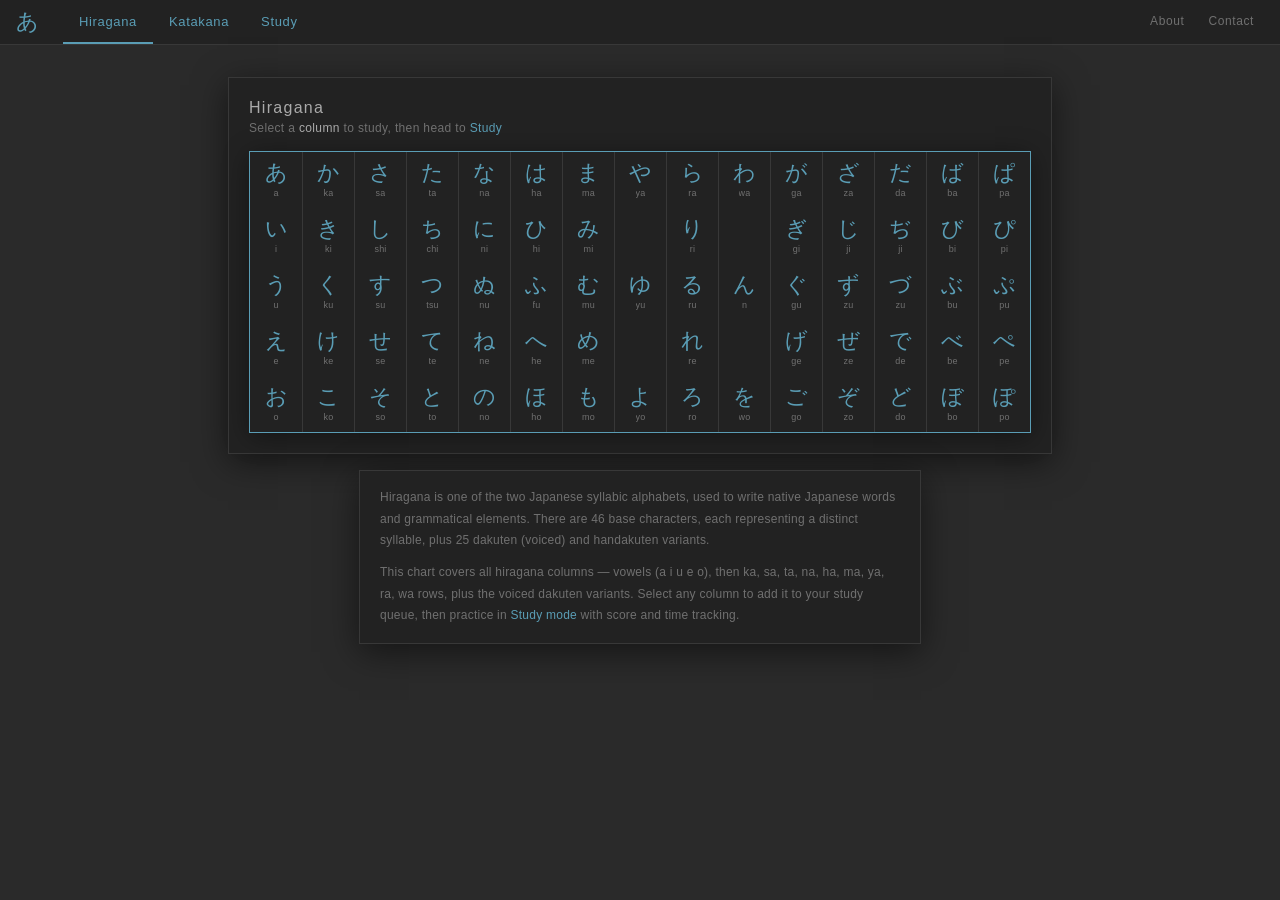
<file: index.html>
<!DOCTYPE html>
<html lang="en" translate="no">
<head>
    <meta charset="UTF-8">
    <meta name="viewport" content="width=device-width, initial-scale=1.0">
    <meta name="language" content="en">
    <meta http-equiv="content-language" content="en">
    

    <title>Learn Hiragana Free — Interactive Chart & Quiz | Kana Learner</title>
    <meta name="description" content="Learn hiragana online with an interactive chart showing all 46 base characters plus dakuten variants, each with romaji pronunciation. Select columns and quiz yourself instantly. Free, no signup.">
    <meta name="robots" content="index, follow">
    <meta name="google" content="notranslate">

    <link rel="canonical" href="https://kanalearner.com/">
    <link rel="manifest" href="/site.webmanifest">

    <meta property="og:site_name" content="Kana Learner">
    <meta property="og:title" content="Learn Hiragana Free — Interactive Chart & Quiz">
    <meta property="og:description" content="Interactive hiragana chart with romaji for all 46 base characters. Select columns, then quiz yourself in study mode. Free, no signup required.">
    <meta property="og:url" content="https://kanalearner.com/">
    <meta property="og:type" content="website">
    <meta property="og:locale" content="en_US">

    <script type="application/ld+json">
    {
      "@context": "https://schema.org",
      "@type": "WebApplication",
      "name": "Kana Learner",
      "url": "https://kanalearner.com",
      "description": "Free interactive tool to learn hiragana and katakana. Features a full character chart with romaji pronunciation and a flashcard-style study mode with score tracking.",
      "applicationCategory": "EducationalApplication",
      "inLanguage": "en",
      "operatingSystem": "Any",
      "offers": { "@type": "Offer", "price": "0", "priceCurrency": "USD" },
      "featureList": ["Hiragana chart with romaji", "Katakana chart with romaji", "Flashcard study mode", "Score and time tracking", "No account required"]
    }
    </script>

    <link rel="stylesheet" href="/style.css">
    <link rel="icon" href="/favicon_io/favicon.ico">
</head>
<body>
    <nav id="navbar">
        <div id="nav-logo">
            <a href="/"><div id="logo-icon">あ</div></a>
        </div>
        <ul id="nav-tabs">
            <li><a class="tab active" href="/">Hiragana</a></li>
            <li><a class="tab" href="/katakana">Katakana</a></li>
            <li><a class="tab" href="/study">Study</a></li>
        </ul>
        <ul id="nav-right">
            <li><a class="tab" href="/about">About</a></li>
            <li><a class="tab" href="/contact">Contact</a></li>
        </ul>
    </nav>
    <main id="content">
        <div id="grid-panel">
            <div id="grid-header">
                <h1 id="grid-title">Hiragana</h1>
                <p id="grid-instructions">Select a <span>column</span> to study, then head to <a class="inline-link" href="/study">Study</a></p>
            </div>
            <div id="kana-grid-container">
                <div id="kana-grid"></div>
            </div>
            <p id="scroll-hint">scroll to see more →</p>
        </div>
        <div id="seo-description">
            <p>Hiragana is one of the two Japanese syllabic alphabets, used to write native Japanese words and grammatical elements. There are 46 base characters, each representing a distinct syllable, plus 25 dakuten (voiced) and handakuten variants.</p>
            <p>This chart covers all hiragana columns — vowels (a i u e o), then ka, sa, ta, na, ha, ma, ya, ra, wa rows, plus the voiced dakuten variants. Select any column to add it to your study queue, then practice in <a class="inline-link" href="/study">Study mode</a> with score and time tracking.</p>
        </div>
    </main>
    <script src="/index.js"></script>
</body>
</html>
</file>
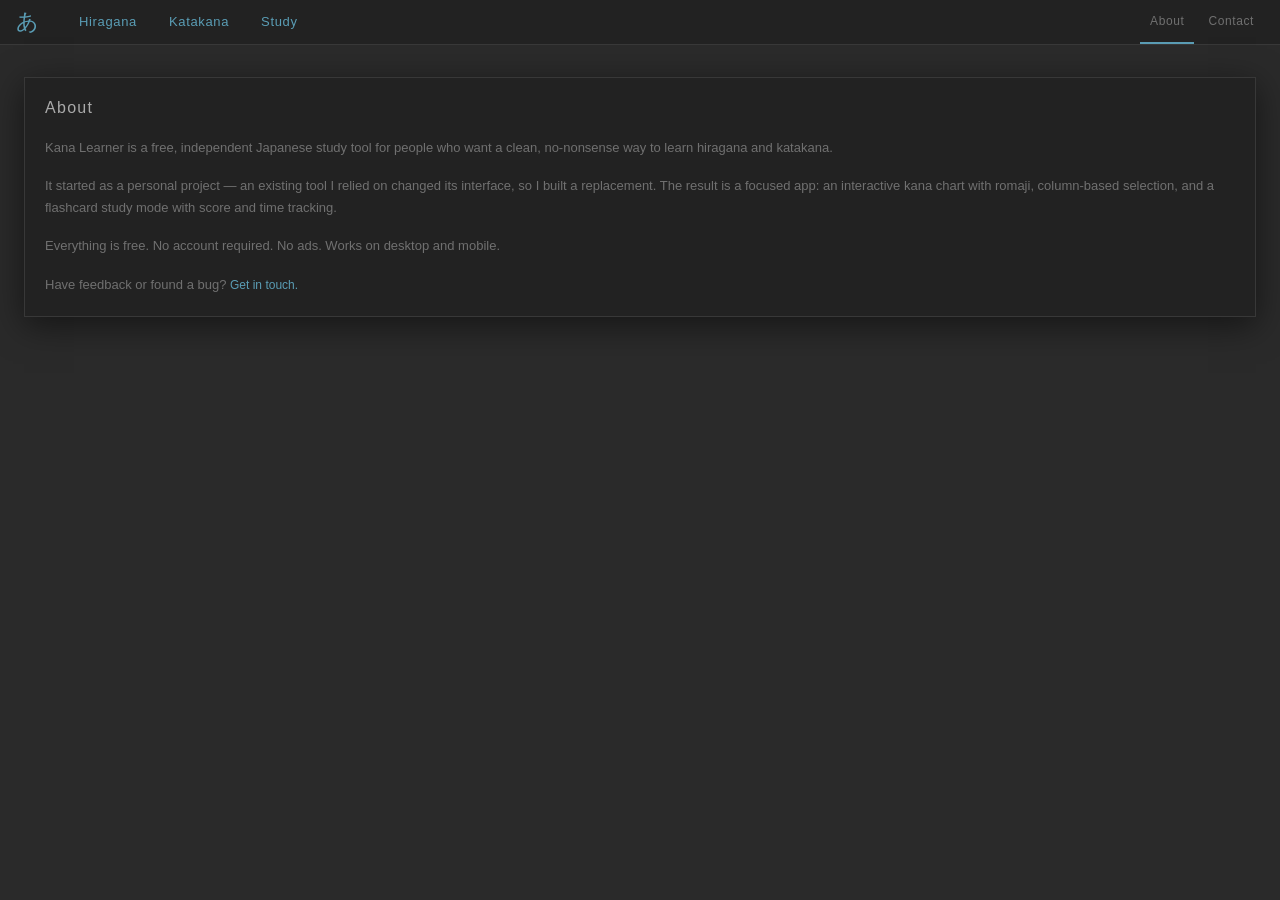
<file: about/index.html>
<!DOCTYPE html>
<html lang="en" translate="no">
<head>
    <meta charset="UTF-8">
    <meta name="viewport" content="width=device-width, initial-scale=1.0">
    <meta name="language" content="en">
    <meta http-equiv="content-language" content="en">

    <title>About Kana Learner — Free Hiragana & Katakana Study Tool</title>
    <meta name="description" content="Kana Learner is a free, independent Japanese kana study tool built for learners who want a clean, distraction-free way to learn hiragana and katakana. No account required.">
    <meta name="robots" content="index, follow">
    <meta name="google" content="notranslate">

    <link rel="canonical" href="https://kanalearner.com/about">
    <link rel="manifest" href="./site.webmanifest">

    <meta property="og:site_name" content="Kana Learner">
    <meta property="og:title" content="About Kana Learner — Free Hiragana & Katakana Study Tool">
    <meta property="og:url" content="https://kanalearner.com/about">
    <meta property="og:type" content="website">
    <meta property="og:locale" content="en_US">

    <link rel="stylesheet" href="/style.css">
    <link rel="icon" href="/favicon_io/favicon.ico">
</head>
<body>
    <nav id="navbar">
        <div id="nav-logo">
            <a href="/"><div id="logo-icon">あ</div></a>
        </div>
        <ul id="nav-tabs">
            <li><a class="tab" href="/">Hiragana</a></li>
            <li><a class="tab" href="/katakana">Katakana</a></li>
            <li><a class="tab" href="/study">Study</a></li>
        </ul>
        <ul id="nav-right">
            <li><a class="tab active" href="/about">About</a></li>
            <li><a class="tab" href="/contact">Contact</a></li>
        </ul>
    </nav>
    <main id="content">
        <div id="grid-panel">
            <div id="grid-header">
                <h1 id="grid-title">About</h1>
            </div>
            <p id="about-text">Kana Learner is a free, independent Japanese study tool for people who want a clean, no-nonsense way to learn hiragana and katakana.</p>
            <p id="about-text">It started as a personal project — an existing tool I relied on changed its interface, so I built a replacement. The result is a focused app: an interactive kana chart with romaji, column-based selection, and a flashcard study mode with score and time tracking.</p>
            <p id="about-text">Everything is free. No account required. No ads. Works on desktop and mobile.</p>
            <p id="about-text">Have feedback or found a bug? <a class="inline-link" href="/contact">Get in touch.</a></p>
        </div>
    </main>
    <script src="/index.js"></script>
</body>
</html>
</file>
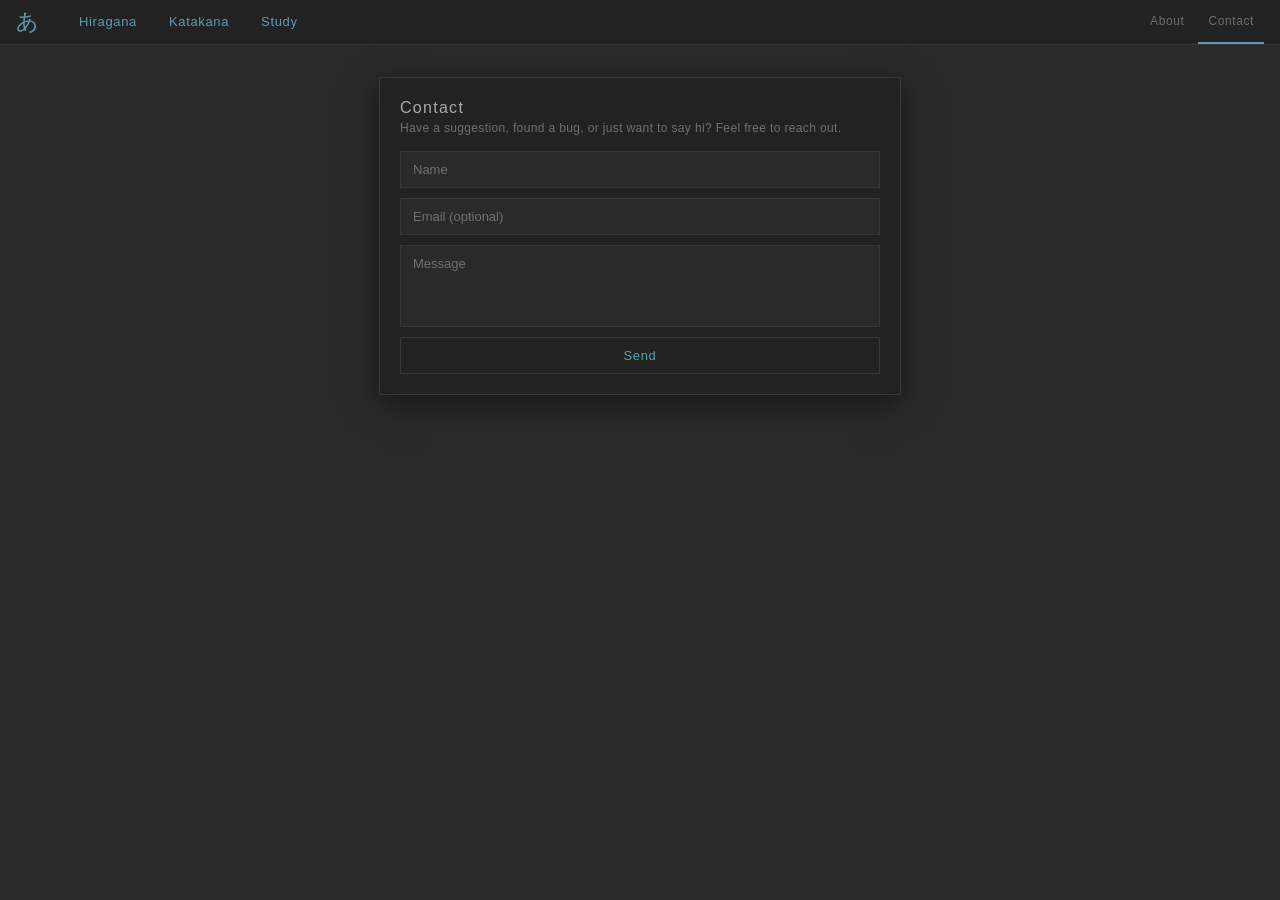
<file: contact/index.html>
<!DOCTYPE html>
<html lang="en" translate="no">
<head>
    <meta charset="UTF-8">
    <meta name="viewport" content="width=device-width, initial-scale=1.0">
    <meta name="language" content="en">
    <meta http-equiv="content-language" content="en">

    <title>Contact — Kana Learner</title>
    <meta name="description" content="Get in touch with feedback, bug reports, or suggestions for Kana Learner — a free hiragana and katakana study tool.">
    <meta name="robots" content="index, follow">
    <meta name="google" content="notranslate">

    <link rel="canonical" href="https://kanalearner.com/contact">
    <link rel="manifest" href="./site.webmanifest"> 

    <meta property="og:site_name" content="Kana Learner">
    <meta property="og:title" content="Contact — Kana Learner">
    <meta property="og:url" content="https://kanalearner.com/contact">
    <meta property="og:type" content="website">
    <meta property="og:locale" content="en_US">

    <link rel="stylesheet" href="/style.css">
    <link rel="icon" href="/favicon_io/favicon.ico">
</head>
<body>
    <nav id="navbar">
        <div id="nav-logo">
            <a href="/"><div id="logo-icon">あ</div></a>
        </div>
        <ul id="nav-tabs">
            <li><a class="tab" href="/">Hiragana</a></li>
            <li><a class="tab" href="/katakana">Katakana</a></li>
            <li><a class="tab" href="/study">Study</a></li>
        </ul>
        <ul id="nav-right">
            <li><a class="tab" href="/about">About</a></li>
            <li><a class="tab active" href="/contact">Contact</a></li>
        </ul>
    </nav>
    <main id="content">
        <div id="grid-panel" class="contact-panel">
            <div id="grid-header">
                <h1 id="grid-title">Contact</h1>
                <p id="grid-instructions">Have a suggestion, found a bug, or just want to say hi? Feel free to reach out.</p>
            </div>
            <form id="contact-form">
                <input type="hidden" name="access_key" value="c6723e3d-44a1-4f39-9353-c547a7255540">
                <input type="checkbox" name="botcheck" style="display:none;">
                <div class="form-group">
                    <input type="text" name="name" placeholder="Name" required>
                </div>
                <div class="form-group">
                    <input type="email" name="email" placeholder="Email (optional)">
                </div>
                <div class="form-group">
                    <textarea name="message" placeholder="Message" rows="4" required></textarea>
                </div>
                <button type="submit">Send</button>
            </form>
            <p id="form-success" style="display:none;">Message received.</p>
        </div>
    </main>
    <script src="/index.js"></script>
    <script>
        document.getElementById('contact-form').addEventListener('submit', async function(e) {
            e.preventDefault();

            const btn = document.querySelector('#contact-form button');
            btn.disabled = true;
            btn.textContent = 'Sending...';

            const formData = new FormData(this);

            await fetch('https://api.web3forms.com/submit', {
                method: 'POST',
                body: formData
            });

            document.getElementById('contact-form').style.display = 'none';
            document.getElementById('grid-instructions').style.display = 'none';
            document.getElementById('grid-title').textContent = 'Message Sent';
            document.getElementById('form-success').style.display = 'block';
        });
    </script>
</body>
</html>
</file>
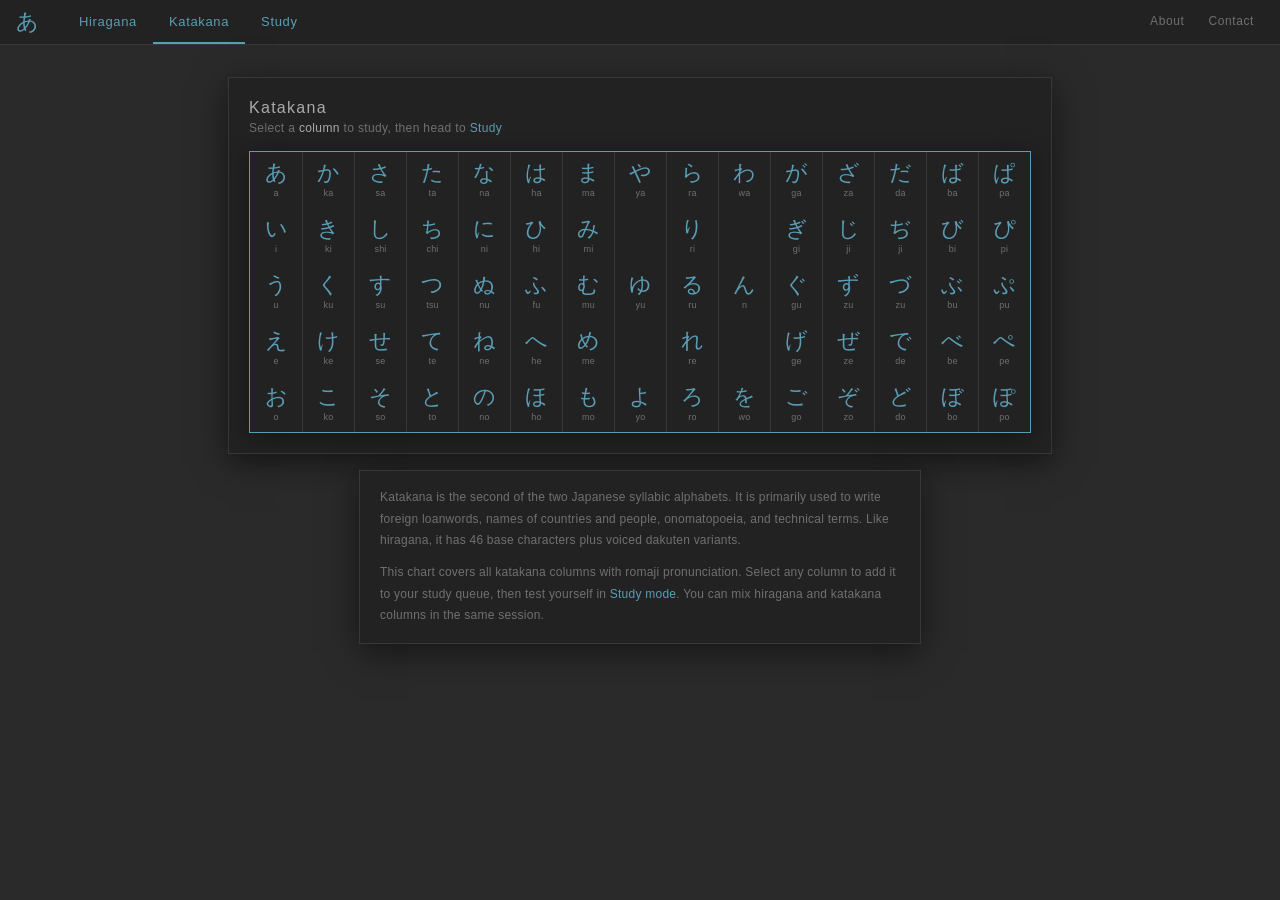
<file: katakana/index.html>
<!DOCTYPE html>
<html lang="en" translate="no">
<head>
    <meta charset="UTF-8">
    <meta name="viewport" content="width=device-width, initial-scale=1.0">
    <meta name="language" content="en">
    <meta http-equiv="content-language" content="en">

    <title>Learn Katakana Free — Interactive Chart & Quiz | Kana Learner</title>
    <meta name="description" content="Learn katakana online with an interactive chart covering all 46 base characters plus dakuten variants, each with romaji pronunciation. Select columns and quiz yourself instantly. Free, no signup.">
    <meta name="robots" content="index, follow">
    <meta name="google" content="notranslate">

    <link rel="canonical" href="https://kanalearner.com/katakana">
    <link rel="manifest" href="./site.webmanifest">

    <meta property="og:site_name" content="Kana Learner">
    <meta property="og:title" content="Learn Katakana Free — Interactive Chart & Quiz">
    <meta property="og:description" content="Interactive katakana chart with romaji for all 46 base characters. Select columns, then quiz yourself in study mode. Free, no signup required.">
    <meta property="og:url" content="https://kanalearner.com/katakana">
    <meta property="og:type" content="website">
    <meta property="og:locale" content="en_US">

    <script type="application/ld+json">
    {
      "@context": "https://schema.org",
      "@type": "WebPage",
      "name": "Learn Katakana — Kana Learner",
      "url": "https://kanalearner.com/katakana",
      "description": "Interactive katakana chart with romaji pronunciation for all 46 base characters plus voiced variants. Free study tool with no account required.",
      "inLanguage": "en",
      "isPartOf": { "@type": "WebSite", "name": "Kana Learner", "url": "https://kanalearner.com" }
    }
    </script>

    <link rel="stylesheet" href="/style.css">
    <link rel="icon" href="/favicon_io/favicon.ico">
</head>
<body>
    <nav id="navbar">
        <div id="nav-logo">
            <a href="/"><div id="logo-icon">あ</div></a>
        </div>
        <ul id="nav-tabs">
            <li><a class="tab" href="/">Hiragana</a></li>
            <li><a class="tab active" href="/katakana">Katakana</a></li>
            <li><a class="tab" href="/study">Study</a></li>
        </ul>
        <ul id="nav-right">
            <li><a class="tab" href="/about">About</a></li>
            <li><a class="tab" href="/contact">Contact</a></li>
        </ul>
    </nav>
    <div id="content">
        <div id="grid-panel">
            <div id="grid-header">
                <h1 id="grid-title">Katakana</h1>
                <p id="grid-instructions">Select a <span>column</span> to study, then head to <a class="inline-link" href="/study">Study</a></p>
            </div>
            <div id="kana-grid-container">
                <div id="kana-grid"></div>
            </div>
            <p id="scroll-hint">scroll to see more →</p>
        </div>
        <div id="seo-description">
            <p>Katakana is the second of the two Japanese syllabic alphabets. It is primarily used to write foreign loanwords, names of countries and people, onomatopoeia, and technical terms. Like hiragana, it has 46 base characters plus voiced dakuten variants.</p>
            <p>This chart covers all katakana columns with romaji pronunciation. Select any column to add it to your study queue, then test yourself in <a class="inline-link" href="/study">Study mode</a>. You can mix hiragana and katakana columns in the same session.</p>
        </div>
    </main>
    <script src="/index.js"></script>
</body>
</html>
</file>
<file: style.css>
* {
    user-select: none;
}

:root {
    --accent: #5a9db5;
    --bg: #2a2a2a;
    --bg-nav: #222222;
    --bg-hover: #323232;
    --bg-selected: #1e2a32;
    --border: #383838;
    --text: #aaaaaa;
    --text-dim: #707070;
}

body {
    margin: 0;
    background: var(--bg);
    color: var(--text);
    font-family: 'Lucida Grande', sans-serif;
}

#navbar {
    display: flex;
    align-items: center;
    background: var(--bg-nav);
    border-bottom: 1px solid var(--border);
    padding: 0 16px;
    height: 44px;
}

#logo-icon {
    color: var(--accent);
    font-size: 22px;
    margin-right: 24px;
}

#nav-tabs {
    display: flex;
    list-style: none;
    margin: 0;
    padding: 0;
    height: 100%;
    flex: 1;
}

#nav-right {
    display: flex;
    list-style: none;
    margin: 0;
    padding: 0;
    height: 100%;
    gap: 4px;
}

#nav-tabs li,
#nav-right li {
    display: flex;
}

#nav-logo a, a {
    text-decoration: none;
}

.tab {
    display: flex;
    align-items: center;
    padding: 0 16px;
    color: var(--accent);
    font-size: 13px;
    letter-spacing: 0.05em;
    cursor: pointer;
    border-bottom: 2px solid transparent;
    text-decoration: none;
    transition: background 0.15s ease;
}

.tab:hover {
    background: var(--bg-hover);
}

.tab.active {
    border-bottom: 2px solid var(--accent);
}

#nav-right .tab {
    padding: 0 10px;
    color: var(--text-dim);
    font-size: 12px;
}

#nav-right .tab:hover {
    color: var(--text);
}

#content {
    padding: 32px 24px;
    display: flex;
    flex-direction: column;
    align-items: center;
    gap: 16px;
}

#grid-header {
    text-align: left;
}

#grid-title {
    margin: 0 0 4px;
    font-size: 16px;
    font-weight: normal;
    color: var(--text);
    letter-spacing: 0.08em;
    /* Reset h1 browser defaults so it looks identical to the old h2 */
    padding: 0;
    line-height: 1.2;
}

#grid-instructions {
    color: var(--text-dim);
    font-size: 12px;
    letter-spacing: 0.03em;
    margin: 0;
}

#grid-instructions span {
    color: var(--text);
}

.inline-link {
    color: var(--accent);
    display: inline;
    padding: 0;
    border: none;
    font-size: 12px;
}

#grid-panel {
    background: var(--bg-nav);
    border: 1px solid var(--border);
    padding: 20px;
    box-shadow: 0 8px 32px rgba(0, 0, 0, 0.5);
    display: flex;
    flex-direction: column;
    gap: 16px;
}

#kana-grid-container {
    background: var(--bg-nav);
    border: 1px solid var(--accent);
    padding: 0;
    width: fit-content;
    user-select: none;
    overflow: hidden;
    box-shadow: 0 4px 24px rgba(0, 0, 0, 0.4);
}

#kana-grid {
    display: flex;
    flex-direction: row;
    gap: 0;
}

.kana-col {
    display: flex;
    flex-direction: column;
    flex: none;
    width: 52px;
    border-left: 1px solid var(--border);
    cursor: pointer;
    transition: background 0.2s ease;
    box-sizing: border-box;
}

.kana-col:first-child {
    border-left: none;
}

.kana-col:hover:not(.selected) {
    background: var(--bg-hover);
    transition: background 0.05s ease;
}

.kana-col.selected {
    background: var(--bg-selected);
    border-left-color: var(--accent);
}

.kana-col.selected + .kana-col {
    border-left-color: var(--accent);
}

.kana-col.selected + .kana-col.selected {
    border-left-color: var(--accent);
}

.kana-col.selected:hover {
    background: #243040;
}

.kana-cell {
    display: flex;
    flex-direction: column;
    align-items: center;
    justify-content: center;
    height: 56px;
    flex-shrink: 0;
    padding: 0 4px;
    gap: 4px;
    box-sizing: border-box;
}

.kana-cell.empty {
    height: 56px;
    flex-shrink: 0;
    visibility: hidden;
}

.kana {
    font-size: 22px;
    color: var(--accent);
    line-height: 1;
}

.romaji {
    font-size: 9px;
    color: var(--text-dim);
    letter-spacing: 0.02em;
    text-align: center;
    white-space: nowrap;
    max-width: 100%;
    overflow: hidden;
    text-overflow: ellipsis;
}

#study-container {
    display: flex;
    flex-direction: column;
    align-items: center;
    justify-content: center;
    height: calc(100vh - 44px);
    gap: 40px;
    width: 100%;
    position: fixed;
    top: 44px;
    left: 0;
}

#study-tracker {
    position: fixed;
    top: 56px;
    left: 16px;
    font-size: 12px;
    color: var(--text-dim);
    letter-spacing: 0.05em;
}

#study-kana {
    font-size: 96px;
    color: var(--accent);
    line-height: 1;
}

#study-feedback {
    font-size: 14px;
    height: 20px;
    letter-spacing: 0.05em;
}

.feedback-wrong {
    color: var(--accent);
}

#study-input {
    background: transparent;
    border: none;
    border-bottom: 1px solid var(--border);
    color: var(--text);
    font-size: 20px;
    font-family: 'Lucida Grande', sans-serif;
    text-align: center;
    width: 200px;
    outline: none;
    padding: 8px 0;
}

#study-input:focus {
    border-bottom-color: var(--accent);
}

#study-complete {
    flex-direction: column;
    align-items: center;
    justify-content: center;
    height: calc(100vh - 44px);
    gap: 16px;
    width: 100%;
}

#complete-title {
    font-size: 24px;
    letter-spacing: 0.08em;
}

.complete-highscore {
    color: var(--accent);
}

.complete-normal {
    color: var(--text);
}

#complete-time {
    font-size: 14px;
    color: var(--text);
}

#complete-best {
    font-size: 12px;
    color: var(--text-dim);
}

.tracker-best {
    color: var(--accent);
}

#complete-retry {
    margin-top: 16px;
    background: transparent;
    border: 1px solid var(--border);
    color: var(--accent);
    font-family: 'Lucida Grande', sans-serif;
    font-size: 13px;
    padding: 8px 24px;
    cursor: pointer;
    letter-spacing: 0.05em;
    transition: border-color 0.15s ease, background 0.15s ease;
}

#complete-retry:hover {
    border-color: var(--accent);
    background: var(--bg-hover);
}

#about-text {
    color: var(--text-dim);
    font-size: 13px;
    margin: 0;
    line-height: 1.7;
}

#contact-form {
    display: flex;
    flex-direction: column;
    gap: 10px;
    width: 320px;
}

.form-group {
    display: flex;
    flex-direction: column;
}

.form-group input,
.form-group textarea {
    width: 100%;
    background: var(--bg);
    border: 1px solid var(--border);
    color: var(--text);
    font-family: 'Lucida Grande', sans-serif;
    font-size: 13px;
    padding: 10px 12px;
    outline: none;
    box-sizing: border-box;
    resize: none;
}

.form-group input:focus,
.form-group textarea:focus {
    border-color: var(--accent);
}

.form-group input::placeholder,
.form-group textarea::placeholder {
    color: var(--text-dim);
}

#contact-form button {
    background: transparent;
    border: 1px solid var(--border);
    color: var(--accent);
    font-family: 'Lucida Grande', sans-serif;
    font-size: 13px;
    padding: 10px;
    cursor: pointer;
    letter-spacing: 0.05em;
    transition: border-color 0.15s ease, background 0.15s ease;
    width: 100%;
}

#contact-form button:hover {
    border-color: var(--accent);
    background: var(--bg-hover);
}

#form-success {
    color: var(--text-dim);
    font-size: 13px;
    margin: 0;
}

.contact-panel {
    width: 480px;
}

.contact-panel #contact-form {
    width: 100%;
}

#scroll-hint {
    display: none;
    color: var(--text-dim);
    font-size: 11px;
    text-align: center;
    margin: 8px 0 0;
    letter-spacing: 0.03em;
}    

@media (max-width: 600px) {
    #kana-grid {
        flex-wrap: wrap;
        justify-content: center;
    }

    .kana-col {
        width: clamp(44px, 18vw, 56px);
    }
}

@media (max-width: 768px) {
    #navbar {
        overflow: hidden;
        padding: 0 8px;
    }

    .tab {
        padding: 0 8px;
        font-size: 12px;
    }

    #nav-right .tab {
        padding: 0 6px;
        font-size: 11px;
    }

    #logo-icon {
        font-size: 18px;
        margin-right: 8px;
    }

    #content {
        padding: 16px;
    }

    #grid-panel {
        width: 100%;
        box-sizing: border-box;
        padding: 12px;
        overflow: hidden;
    }

    #kana-grid-container {
        overflow-x: auto;
        width: 100%;
    }

    #kana-grid {
        flex-wrap: nowrap;
        width: max-content;
    }

    .kana-col { 
        width: 48px;
    }

    .kana-cell {
        height: 48px;
    }

    .kana {
        font-size: 18px;
    }

    .romaji {
        font-size: 8px;
    }

    #study-kana {
        font-size: 72px;
    }

    #study-tracker {
        position: absolute;
        top: 16px;
        left: 16px;
    }

    #kana-grid-container {
        -webkit-overflow-scrolling: touch;
        scrollbar-width: none;
    }

    #kana-grid-container::-webkit-scrollbar {
        display: none;
    }

    #scroll-hint {
        display: block;
    }
}


#seo-description {
    max-width: 520px;
    padding: 16px 20px;
    background: var(--bg-nav);
    border: 1px solid var(--border);
    box-shadow: 0 8px 32px rgba(0, 0, 0, 0.5);
}

#seo-description p {
    color: var(--text-dim);
    font-size: 12px;
    line-height: 1.8;
    margin: 0 0 10px;
    letter-spacing: 0.02em;
}

#seo-description p:last-child {
    margin-bottom: 0;
}
</file>
